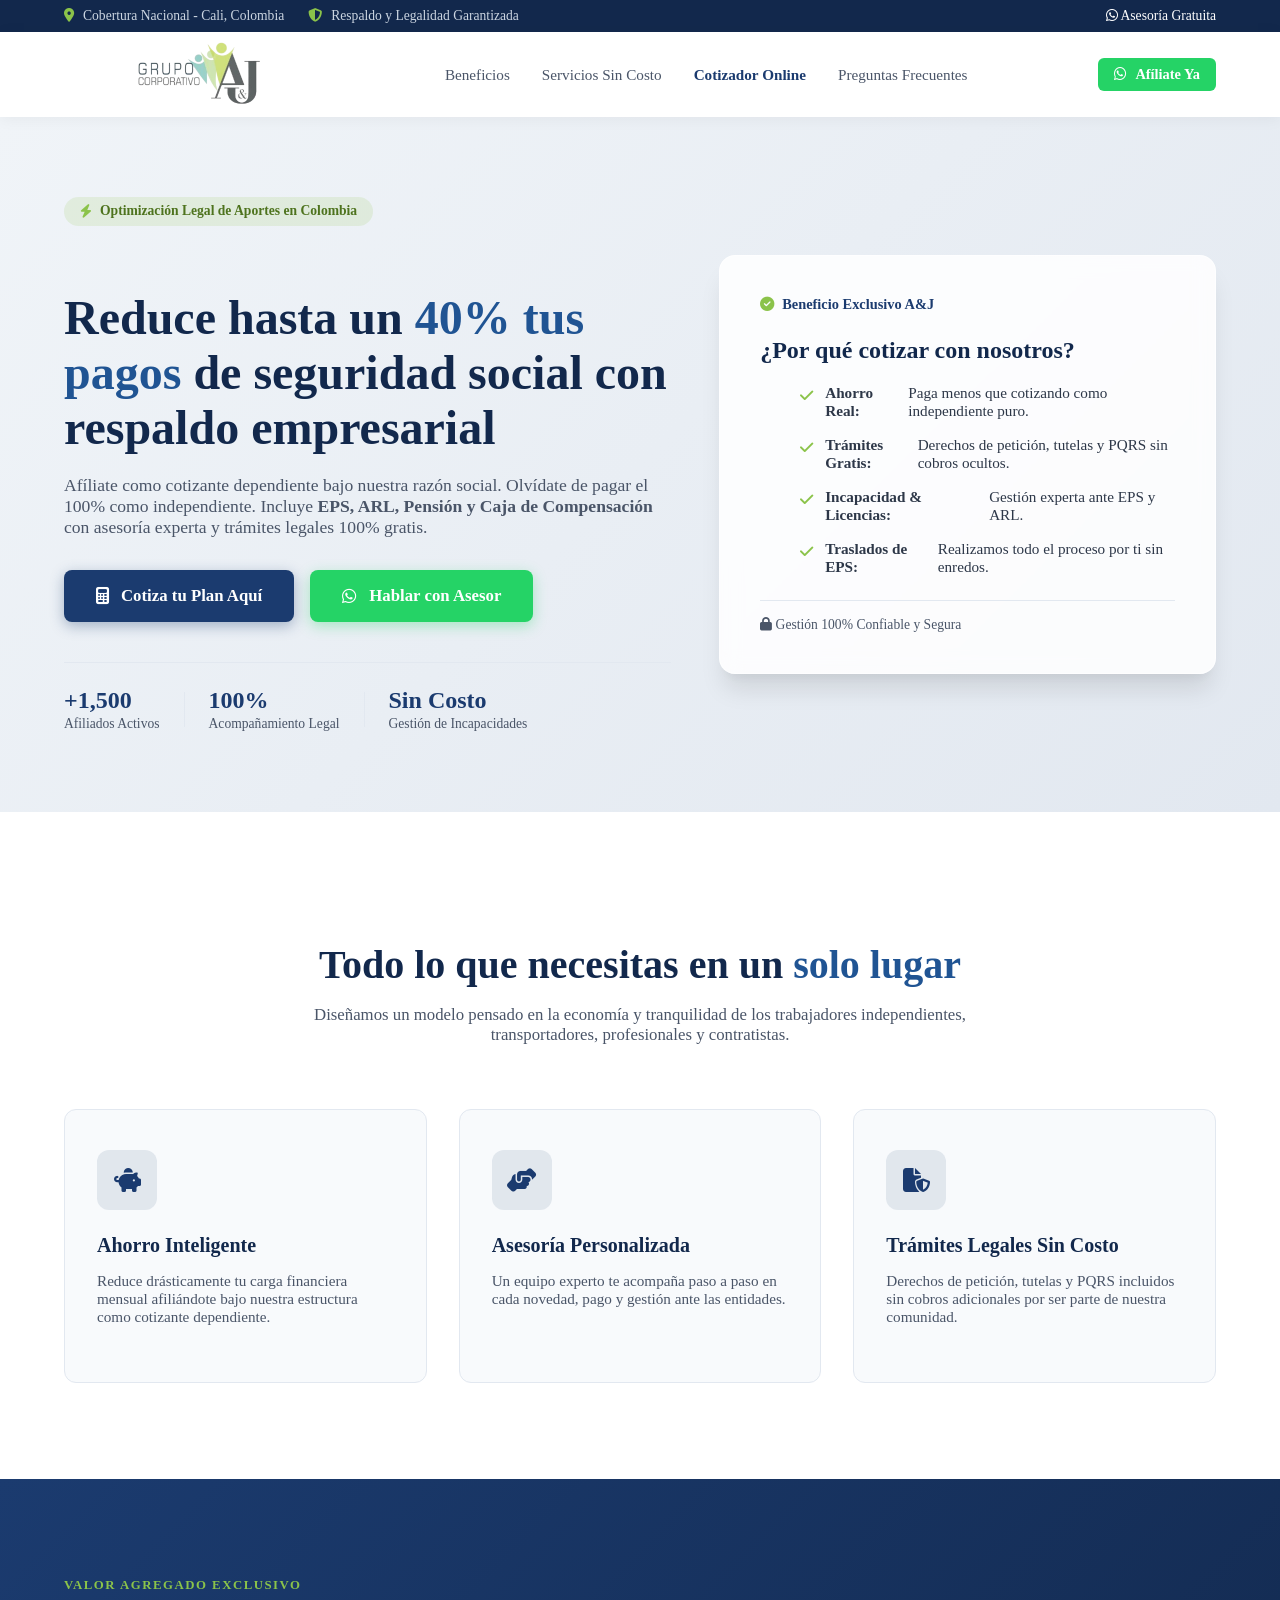
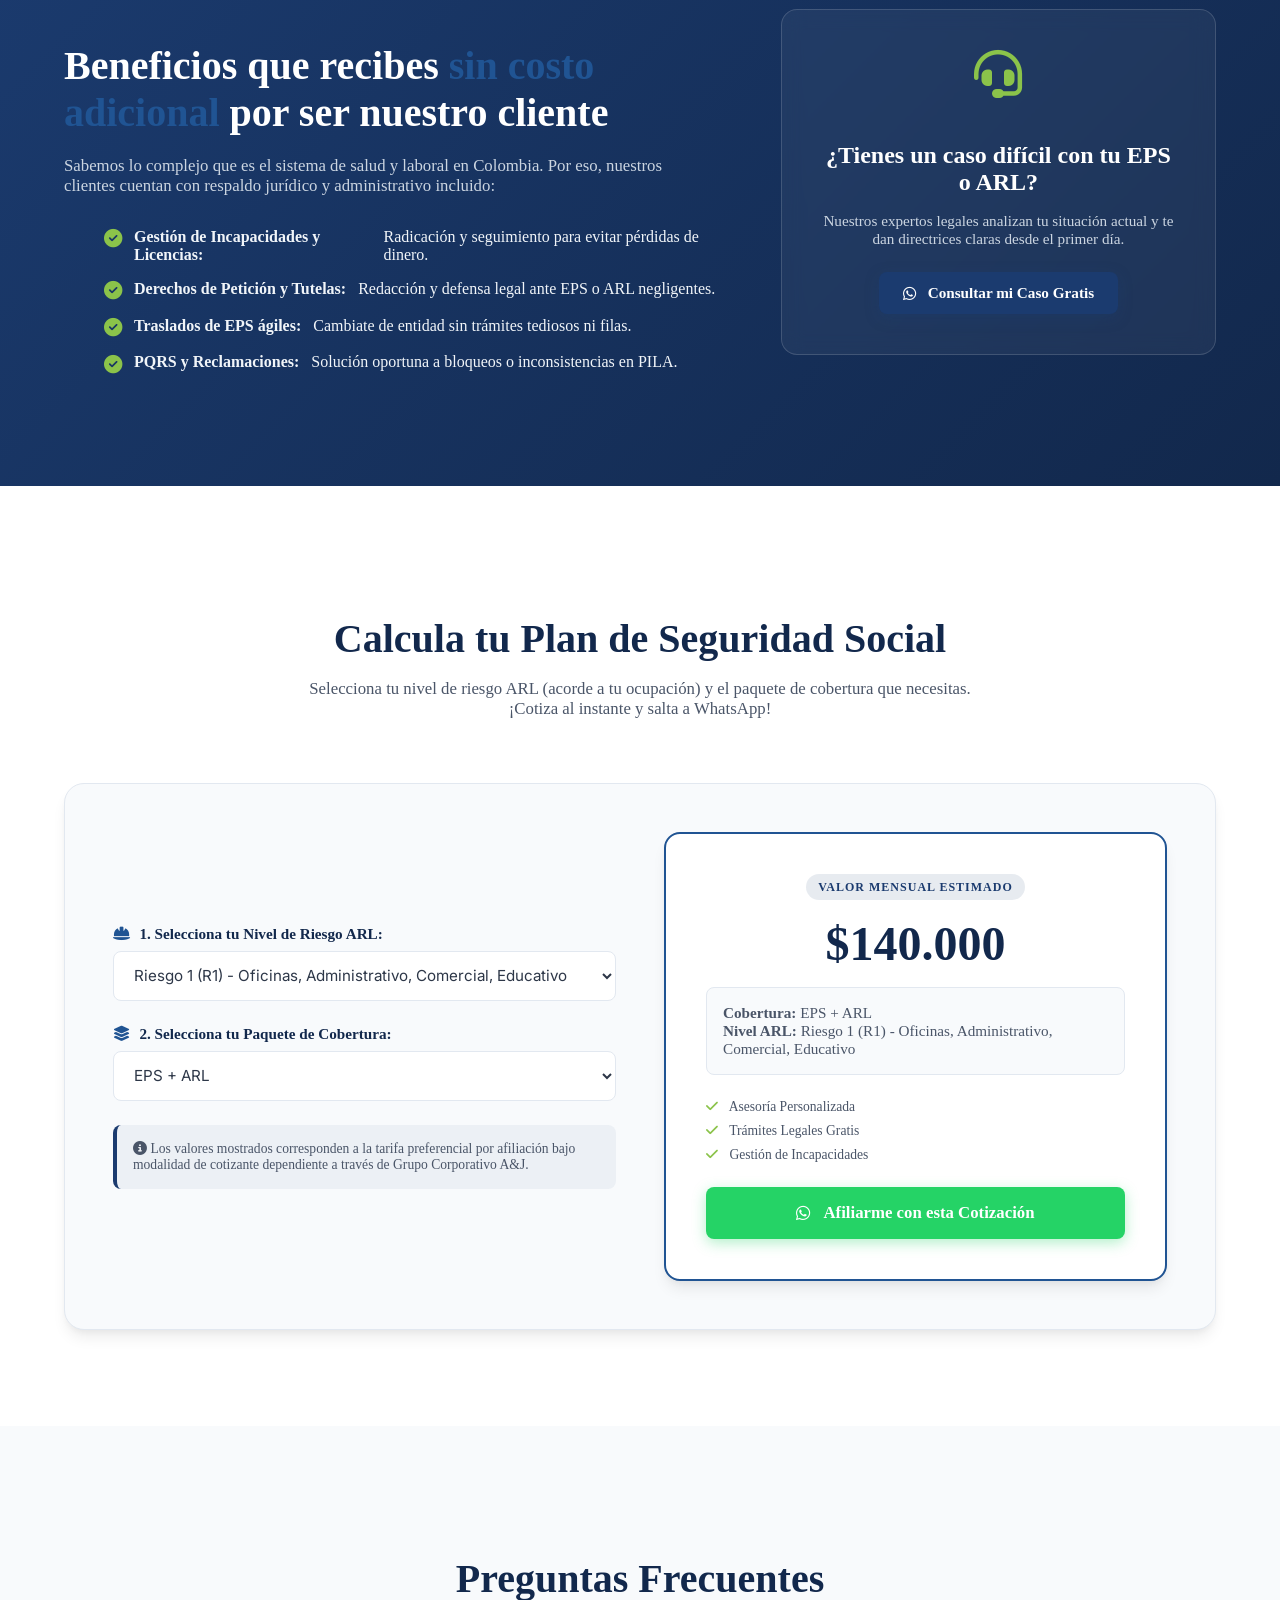
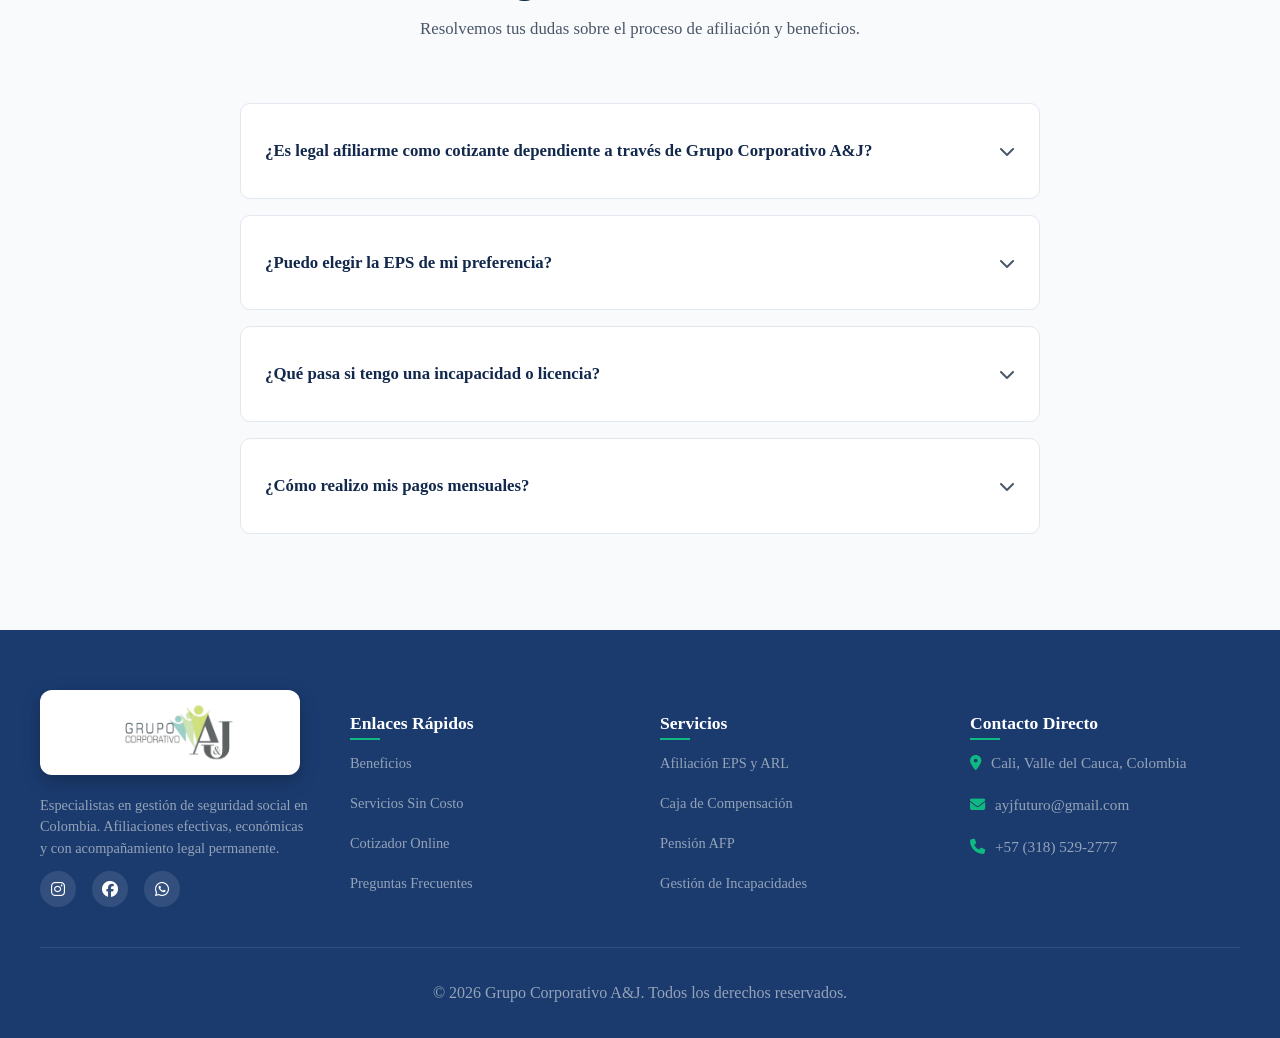
<file: index.html>
<!DOCTYPE html>
<html lang="es">
<head>
    <meta charset="UTF-8">
    <meta name="viewport" content="width=device-width, initial-scale=1.0">
    <title>Grupo Corporativo A&J | Seguridad Social en Colombia - Ahorra en tus Aportes</title>
    <meta name="description" content="Reduce hasta un 40% tus pagos de seguridad social en Colombia como cotizante dependiente. EPS, ARL, Pensión y Caja con asesoría legal y trámites 100% gratis.">
    <meta name="keywords" content="seguridad social colombia, cotizar eps y arl, afiliacion dependiente barata, arl r1 r2 r3 r4 r5, grupo corporativo aj">
    
    <!-- Open Graph / Redes Sociales -->
    <meta property="og:type" content="website">
    <meta property="og:title" content="Grupo Corporativo A&J | Gestión Inteligente de Seguridad Social">
    <meta property="og:description" content="Optimiza tus aportes a seguridad social y accede a gestión de incapacidades y derechos de petición sin costo adicional.">
    <meta property="og:image" content="logo.png">
    
    <!-- Google Fonts -->
    <link rel="preconnect" href="https://fonts.googleapis.com">
    <link rel="preconnect" href="https://fonts.gstatic.com" crossorigin>
    <link href="https://fonts.googleapis.com/css2?family=Inter:wght@300;400;500;600;700;800&display=swap" rel="stylesheet">
    
    <!-- FontAwesome Icons -->
    <link rel="stylesheet" href="https://cdnjs.cloudflare.com/ajax/libs/font-awesome/6.4.0/css/all.min.css">
    
    <!-- Estilos CSS -->
    <link rel="stylesheet" href="styles.css">
</head>
<body>

   <!-- TOP BAR DE URGENCIA Y CONTACTO -->
    <div class="top-bar">
        <div class="container top-bar-flex">
            <div class="top-info">
                <span><i class="fa-solid fa-location-dot"></i> Cobertura Nacional - Cali, Colombia</span>
                <span><i class="fa-solid fa-shield-halved"></i> Respaldo y Legalidad Garantizada</span>
            </div>
            <div class="top-social">
                <a href="https://wa.me/573185292777?text=Hola,%20deseo%20asesoría%20gratuita%20sobre%20seguridad%20social" target="_blank" rel="noopener">
                    <i class="fa-brands fa-whatsapp"></i><span> Asesoría Gratuita</span>
                </a>
            </div>
        </div>
    </div>

    <!-- HEADER / NAVEGACIÓN -->
    <header class="main-header">
        <div class="container header-container">
            <div class="logo-box">
            <a href="#" class="logo-link"><img src="Logo.png" alt="Grupo Corporativo A&J Logo" class="logo-img"></a>
        </div>
            <nav class="nav-menu">
                <a href="#beneficios">Beneficios</a>
                <a href="#servicios">Servicios Sin Costo</a>
                <a href="#cotizador" class="nav-highlight">Cotizador Online</a>
                <a href="#faq">Preguntas Frecuentes</a>
            </nav>
            <div class="header-cta">
                <a href="https://wa.me/573185292777?text=Hola,%20quiero%20afiliarme%20y%20ahorrar%20en%20mis%20aportes" class="btn btn-whatsapp-header" target="_blank" rel="noopener">
                    <i class="fa-brands fa-whatsapp"></i> Afíliate Ya
                </a>
            </div>
            <div class="mobile-toggle" id="mobileToggle" aria-label="Abrir menú de navegación">
                <i class="fa-solid fa-bars"></i>
            </div>
        </div>
    </header>

    <!-- HERO SECTION -->
    <section class="hero-section">
        <div class="container hero-grid">
            <div class="hero-content">
                <div class="badge-pill">
                    <i class="fa-solid fa-bolt"></i> Optimización Legal de Aportes en Colombia
                </div>
                <h1>Reduce hasta un <span class="text-highlight">40% tus pagos</span> de seguridad social con respaldo empresarial</h1>
                <p class="hero-lead">
                    Afíliate como cotizante dependiente bajo nuestra razón social. Olvídate de pagar el 100% como independiente. Incluye <strong>EPS, ARL, Pensión y Caja de Compensación</strong> con asesoría experta y trámites legales 100% gratis.
                </p>
                <div class="hero-actions">
                    <a href="#cotizador" class="btn btn-primary btn-lg">
                        <i class="fa-solid fa-calculator"></i> Cotiza tu Plan Aquí
                    </a>
                    <a href="https://wa.me/573185292777?text=Hola,%20deseo%20hablar%20con%20un%20asesor%20para%20afiliación" class="btn btn-whatsapp btn-lg" target="_blank" rel="noopener">
                        <i class="fa-brands fa-whatsapp"></i> Hablar con Asesor
                    </a>
                </div>
                <div class="hero-stats">
                    <div class="stat-item">
                        <strong>+1,500</strong>
                        <span>Afiliados Activos</span>
                    </div>
                    <div class="stat-divider"></div>
                    <div class="stat-item">
                        <strong>100%</strong>
                        <span>Acompañamiento Legal</span>
                    </div>
                    <div class="stat-divider"></div>
                    <div class="stat-item">
                        <strong>Sin Costo</strong>
                        <span>Gestión de Incapacidades</span>
                    </div>
                </div>
            </div>
            <div class="hero-visual">
                <div class="card-glass">
                    <div class="card-header-glass">
                        <i class="fa-solid fa-circle-check text-success"></i> Beneficio Exclusivo A&J
                    </div>
                    <h3>¿Por qué cotizar con nosotros?</h3>
                    <ul class="benefit-list-hero">
                        <li><i class="fa-solid fa-check"></i> <strong>Ahorro Real:</strong> Paga menos que cotizando como independiente puro.</li>
                        <li><i class="fa-solid fa-check"></i> <strong>Trámites Gratis:</strong> Derechos de petición, tutelas y PQRS sin cobros ocultos.</li>
                        <li><i class="fa-solid fa-check"></i> <strong>Incapacidad & Licencias:</strong> Gestión experta ante EPS y ARL.</li>
                        <li><i class="fa-solid fa-check"></i> <strong>Traslados de EPS:</strong> Realizamos todo el proceso por ti sin enredos.</li>
                    </ul>
                    <div class="card-footer-glass">
                        <span class="secure-badge"><i class="fa-solid fa-lock"></i> Gestión 100% Confiable y Segura</span>
                    </div>
                </div>
            </div>
        </div>
    </section>

    <!-- SECCIÓN DE VALOR / BENEFICIOS -->
    <section id="beneficios" class="features-section">
        <div class="container">
            <div class="section-header text-center">
                <h2>Todo lo que necesitas en un <span class="text-highlight">solo lugar</span></h2>
                <p>Diseñamos un modelo pensado en la economía y tranquilidad de los trabajadores independientes, transportadores, profesionales y contratistas.</p>
            </div>
            <div class="features-grid">
                <div class="feature-card">
                    <div class="icon-box">
                        <i class="fa-solid fa-piggy-bank"></i>
                    </div>
                    <h3>Ahorro Inteligente</h3>
                    <p>Reduce drásticamente tu carga financiera mensual afiliándote bajo nuestra estructura como cotizante dependiente.</p>
                </div>
                <div class="feature-card">
                    <div class="icon-box">
                        <i class="fa-solid fa-handshake-angle"></i>
                    </div>
                    <h3>Asesoría Personalizada</h3>
                    <p>Un equipo experto te acompaña paso a paso en cada novedad, pago y gestión ante las entidades.</p>
                </div>
                <div class="feature-card">
                    <div class="icon-box">
                        <i class="fa-solid fa-file-shield"></i>
                    </div>
                    <h3>Trámites Legales Sin Costo</h3>
                    <p>Derechos de petición, tutelas y PQRS incluidos sin cobros adicionales por ser parte de nuestra comunidad.</p>
                </div>
            </div>
        </div>
    </section>

    <!-- SECCIÓN DE SERVICIOS ADICIONALES INCLUIDOS -->
    <section id="servicios" class="services-included">
        <div class="container">
            <div class="services-wrapper">
                <div class="services-text">
                    <span class="badge-sub">VALOR AGREGADO EXCLUSIVO</span>
                    <h2>Beneficios que recibes <span class="text-highlight">sin costo adicional</span> por ser nuestro cliente</h2>
                    <p>Sabemos lo complejo que es el sistema de salud y laboral en Colombia. Por eso, nuestros clientes cuentan con respaldo jurídico y administrativo incluido:</p>
                    <ul class="check-list">
                        <li><i class="fa-solid fa-circle-check"></i> <strong>Gestión de Incapacidades y Licencias:</strong> Radicación y seguimiento para evitar pérdidas de dinero.</li>
                        <li><i class="fa-solid fa-circle-check"></i> <strong>Derechos de Petición y Tutelas:</strong> Redacción y defensa legal ante EPS o ARL negligentes.</li>
                        <li><i class="fa-solid fa-circle-check"></i> <strong>Traslados de EPS ágiles:</strong> Cambiate de entidad sin trámites tediosos ni filas.</li>
                        <li><i class="fa-solid fa-circle-check"></i> <strong>PQRS y Reclamaciones:</strong> Solución oportuna a bloqueos o inconsistencias en PILA.</li>
                    </ul>
                </div>
                <div class="services-box-highlight">
                    <div class="highlight-inner">
                        <i class="fa-solid fa-headset icon-big"></i>
                        <h3>¿Tienes un caso difícil con tu EPS o ARL?</h3>
                        <p>Nuestros expertos legales analizan tu situación actual y te dan directrices claras desde el primer día.</p>
                        <a href="https://wa.me/573185292777?text=Hola,%20tengo%20un%20caso%20con%20mi%20EPS/ARL%20y%20necesito%20asesoría" class="btn btn-primary" target="_blank" rel="noopener">
                            <i class="fa-brands fa-whatsapp"></i> Consultar mi Caso Gratis
                        </a>
                    </div>
                </div>
            </div>
        </div>
    </section>

    <!-- COTIZADOR INTERACTIVO (BASADO EN TU TABLA) -->
    <section id="cotizador" class="calculator-section">
        <div class="container">
            <div class="section-header text-center">
                <h2>Calcula tu Plan de Seguridad Social</h2>
                <p>Selecciona tu nivel de riesgo ARL (acorde a tu ocupación) y el paquete de cobertura que necesitas. ¡Cotiza al instante y salta a WhatsApp!</p>
            </div>
            
            <div class="calculator-card">
                <div class="calc-grid">
                    <!-- Columna de Controles -->
                    <div class="calc-controls">
                        <div class="form-group">
                            <label for="arlLevel"><i class="fa-solid fa-helmet-safety"></i> 1. Selecciona tu Nivel de Riesgo ARL:</label>
                            <select id="arlLevel" class="form-control">
                                <option value="R1">Riesgo 1 (R1) - Oficinas, Administrativo, Comercial, Educativo</option>
                                <option value="R2">Riesgo 2 (R2) - Procesos manufactureros menores, vigilancia</option>
                                <option value="R3">Riesgo 3 (R3) - Transportadores, construcción liviana, talleres</option>
                                <option value="R4">Riesgo 4 (R4) - Obras civiles, manejo de maquinaria pesada</option>
                                <option value="R5">Riesgo 5 (R5) - Minería, alturas, bomberos, alto riesgo</option>
                            </select>
                        </div>

                        <div class="form-group">
                            <label for="planType"><i class="fa-solid fa-layer-group"></i> 2. Selecciona tu Paquete de Cobertura:</label>
                            <select id="planType" class="form-control">
                                <option value="eps_arl">EPS + ARL</option>
                                <option value="eps_arl_ccf">EPS + ARL + Caja de Compensación (CCF)</option>
                                <option value="eps_arl_afp">EPS + ARL + Pensión (AFP)</option>
                                <option value="completo">EPS + ARL + Caja de Compensación + Pensión (Completo)</option>
                            </select>
                        </div>
                        
                        <div class="calc-note">
                            <i class="fa-solid fa-circle-info"></i> Los valores mostrados corresponden a la tarifa preferencial por afiliación bajo modalidad de cotizante dependiente a través de Grupo Corporativo A&J.
                        </div>
                    </div>

                    <!-- Columna de Resultados -->
                    <div class="calc-result-box">
                        <span class="result-badge">VALOR MENSUAL ESTIMADO</span>
                        <div class="price-display" id="priceDisplay">$140.000</div>
                        <div class="plan-details-summary" id="planSummary">
                            <strong>Cobertura:</strong> EPS + ARL <br>
                            <strong>Nivel ARL:</strong> Riesgo 1 (R1)
                        </div>
                        <div class="features-included-mini">
                            <span><i class="fa-solid fa-check"></i> Asesoría Personalizada</span>
                            <span><i class="fa-solid fa-check"></i> Trámites Legales Gratis</span>
                            <span><i class="fa-solid fa-check"></i> Gestión de Incapacidades</span>
                        </div>
                        <a href="#" id="whatsappBtn" class="btn btn-whatsapp btn-block btn-lg" target="_blank" rel="noopener">
                            <i class="fa-brands fa-whatsapp"></i> Afiliarme con esta Cotización
                        </a>
                    </div>
                </div>
            </div>
        </div>
    </section>

    <!-- PREGUNTAS FRECUENTES (FAQ) -->
    <section id="faq" class="faq-section">
        <div class="container">
            <div class="section-header text-center">
                <h2>Preguntas Frecuentes</h2>
                <p>Resolvemos tus dudas sobre el proceso de afiliación y beneficios.</p>
            </div>
            <div class="faq-accordion">
                <div class="faq-item">
                    <div class="faq-question">
                        <h3>¿Es legal afiliarme como cotizante dependiente a través de Grupo Corporativo A&J?</h3>
                        <i class="fa-solid fa-chevron-down"></i>
                    </div>
                    <div class="faq-answer">
                        <p>Sí, totalmente legal. Operamos bajo las normativas colombianas permitiendo la vinculación de colaboradores mediante nuestra razón social, lo que optimiza significativamente tus costos frente a la cotización tradicional como independiente.</p>
                    </div>
                </div>
                <div class="faq-item">
                    <div class="faq-question">
                        <h3>¿Puedo elegir la EPS de mi preferencia?</h3>
                        <i class="fa-solid fa-chevron-down"></i>
                    </div>
                    <div class="faq-answer">
                        <p>Por supuesto. Puedes mantener tu EPS actual o realizar el traslado con nuestra asesoría sin ningún costo adicional. Te garantizamos continuidad total en tu servicio de salud.</p>
                    </div>
                </div>
                <div class="faq-item">
                    <div class="faq-question">
                        <h3>¿Qué pasa si tengo una incapacidad o licencia?</h3>
                        <i class="fa-solid fa-chevron-down"></i>
                    </div>
                    <div class="faq-answer">
                        <p>Nosotros nos encargamos de realizar la gestión, radicación y seguimiento ante la EPS o ARL correspondiente de forma completamente gratuita, asegurando que recibas el reconocimiento al que tienes derecho.</p>
                    </div>
                </div>
                <div class="faq-item">
                    <div class="faq-question">
                        <h3>¿Cómo realizo mis pagos mensuales?</h3>
                        <i class="fa-solid fa-chevron-down"></i>
                    </div>
                    <div class="faq-answer">
                        <p>Te generamos tu planilla PILA mes a mes de forma puntual y te enviamos los soportes y canales de pago autorizados para que realices tu transacción de manera rápida y segura.</p>
                    </div>
                </div>
            </div>
        </div>
    </section>

    <footer class="main-footer-section">
    <div class="footer-container">
        <div class="footer-col footer-brand-col">
            <div class="footer-logo-rect">
                <img src="Logo.png" alt="Grupo Corporativo A&J" class="logo-img-footer">
            </div>
            <p class="footer-desc">
                Especialistas en gestión de seguridad social en Colombia. Afiliaciones efectivas, económicas y con acompañamiento legal permanente.
            </p>
            <div class="social-icons">
                <a href="https://www.instagram.com/ayjgrupo?stkn=aHgyNXltYjVkZmV5" target="_blank" rel="noopener" aria-label="Instagram"><i class="fa-brands fa-instagram"></i></a>
                <a href="https://www.facebook.com/share/19iaTsjqhn/" target="_blank" rel="noopener" aria-label="Facebook"><i class="fa-brands fa-facebook"></i></a>
                <a href="https://wa.me/573185292777" target="_blank" rel="noopener" aria-label="WhatsApp"><i class="fa-brands fa-whatsapp"></i></a>
            </div>
        </div>

        <div class="footer-col">
            <h4 class="footer-title">Enlaces Rápidos</h4>
            <ul class="footer-links">
                <li><a href="#beneficios">Beneficios</a></li>
                <li><a href="#servicios">Servicios Sin Costo</a></li>
                <li><a href="#cotizador">Cotizador Online</a></li>
                <li><a href="#faq">Preguntas Frecuentes</a></li>
            </ul>
        </div>

        <div class="footer-col">
            <h4 class="footer-title">Servicios</h4>
            <ul class="footer-links">
                <li><a href="#cotizador">Afiliación EPS y ARL</a></li>
                <li><a href="#cotizador">Caja de Compensación</a></li>
                <li><a href="#cotizador">Pensión AFP</a></li>
                <li><a href="#cotizador">Gestión de Incapacidades</a></li>
            </ul>
        </div>

        <div class="footer-col">
            <h4 class="footer-title">Contacto Directo</h4>
            <ul class="footer-contact-list">
                <li><i class="fa-solid fa-location-dot"></i> Cali, Valle del Cauca, Colombia</li>
                <li><i class="fa-solid fa-envelope"></i> ayjfuturo@gmail.com</li>
                <li><i class="fa-solid fa-phone"></i> +57 (318) 529-2777</li>
            </ul>
        </div>
    </div>
    <div class="footer-bottom-bar">
        <p>&copy; 2026 Grupo Corporativo A&J. Todos los derechos reservados.</p>
    </div>
</footer>

    <!-- JavaScript Principal -->
    <script src="script.js"></script>
</body>
</html>
</file>
<file: styles.css>
/* =================================================================Ã¯
   GRUPO CORPORATIVO A&J - SISTEMA DE DISEÑO & ESTILOS CSS
   ================================================================= */

:root {
    --primary: #1b3b6f;
    --primary-dark: #12284c;
    --primary-light: #205493;
    --accent: #8bc34a;
    --accent-hover: #7cb342;
    --text-main: #2d3748;
    --text-muted: #4a5568;
    --bg-light: #f8fafc;
    --bg-white: #ffffff;
    --border-color: #e2e8f0;
    --shadow-sm: 0 4px 6px -1px rgba(0, 0, 0, 0.05), 0 2px 4px -1px rgba(0, 0, 0, 0.03);
    --shadow-md: 0 10px 15px -3px rgba(0, 0, 0, 0.08), 0 4px 6px -2px rgba(0, 0, 0, 0.04);
    --shadow-lg: 0 20px 25px -5px rgba(0, 0, 0, 0.1), 0 10px 10px -5px rgba(0, 0, 0, 0.04);
    --transition: all 0.3s cubic-bezier(0.4, 0, 0.2, 1);
}

*, *::before, *::after {
    box-sizing: border-box;
}

html {
    scroll-behavior: smooth;
    font-size: 16px;
}

html, body {
    width: 100%;
    max-width: 100%;
    overflow-x: hidden; /* <--- ESTA LÍNEA ES LA CLAVE ABSOLUTA: Corta cualquier elemento rebelde que quiera ensanchar la pantalla */
    position: relative;
    margin: 0;
    padding: 0;
}

.container {
    width: 100%;
    max-width: 1200px;
    margin: 0 auto;
    padding: 0 1.5rem;
}

/* --- UTILIDADES --- */
.text-highlight {
    color: var(--primary-light);
    position: relative;
}

.text-success {
    color: var(--accent);
}

.text-center {
    text-align: center;
}

/* --- BOTONES --- */
.btn {
    display: inline-flex;
    align-items: center;
    justify-content: center;
    gap: 0.75rem;
    font-weight: 600;
    padding: 0.75rem 1.5rem;
    border-radius: 8px;
    cursor: pointer;
    text-decoration: none;
    transition: var(--transition);
    font-size: 0.95rem;
    border: none;
}

.btn-primary {
    background-color: var(--primary);
    color: var(--bg-white);
    box-shadow: 0 4px 14px rgba(27, 59, 111, 0.35);
}

.btn-primary:hover {
    background-color: var(--primary-dark);
    transform: translateY(-2px);
    box-shadow: 0 6px 20px rgba(27, 59, 111, 0.45);
}

.btn-whatsapp {
    background-color: #25d366;
    color: var(--bg-white);
    box-shadow: 0 4px 14px rgba(37, 211, 102, 0.35);
}

.btn-whatsapp:hover {
    background-color: #20ba5a;
    transform: translateY(-2px);
    box-shadow: 0 6px 20px rgba(37, 211, 102, 0.45);
}

.btn-lg {
    padding: 1rem 2rem;
    font-size: 1.05rem;
}

.btn-block {
    width: 100%;
}

/* --- TOP BAR --- */
.top-bar {
    background-color: var(--primary-dark);
    color: #cbd5e1;
    font-size: 0.85rem;
    padding: 0.5rem 0;
}

.top-bar-flex {
    display: flex;
    justify-content: space-between;
    align-items: center;
}

.top-info {
    display: flex;
    gap: 1.5rem;
}

.top-info span i {
    color: var(--accent);
    margin-right: 0.35rem;
}

.top-social a {
    color: var(--bg-white);
    text-decoration: none;
    font-weight: 500;
    transition: var(--transition);
}

.top-social a:hover {
    color: var(--accent);
}

/* --- ESTILOS DEL LOGOTIPO Y HEADER OPTIMIZADOS --- */
.main-header {
    background-color: #ffffff;
    box-shadow: 0 2px 15px rgba(0, 0, 0, 0.05);
    position: sticky;
    top: 0;
    z-index: 1000;
    height: 85px; /* Altura controlada y profesional */
    display: flex;
    align-items: center;
}

.header-container {
    display: flex;
    align-items: center;
    justify-content: space-between;
    width: 100%;
}

.logo-box {
    display: flex;
    align-items: center;
    gap: 8px;
    text-decoration: none;
    max-width: 70%; /* <--- Evita que el logo ocupe más de la cuenta en móviles pequeños */
    overflow: hidden;
}

/* Logo con presencia visual destacada pero contenida para no romper el header */
.logo-img {
    height: 250px;       /* <--- Altura óptima para celulares */
    max-width: 100%;    /* <--- Impide que la imagen rebase su contenedor */
    object-fit: contain;
    flex-shrink: 0;     /* <--- Evita que el navegador comprima el logo de forma extraña */
}

.logo-text {
    display: flex;
    flex-direction: column;
    line-height: 1.15;
}

.company-name {
    font-size: 0.85rem;
    font-weight: 800;
    color: #1b3b6f;
    letter-spacing: 0.5px;
}

.company-sub {
    font-size: 1.35rem;
    font-weight: 900;
    color: #0b2545;
    letter-spacing: 1px;
}

.nav-menu {
    display: flex;
    align-items: center;
    gap: 2rem;
}

.nav-menu a {
    text-decoration: none;
    color: var(--text-muted);
    font-weight: 500;
    font-size: 0.95rem;
    transition: var(--transition);
}

.nav-menu a:hover, .nav-menu a.nav-highlight {
    color: var(--primary);
}

.nav-highlight {
    font-weight: 700 !important;
}

.mobile-toggle {
    display: none;
    font-size: 1.5rem;
    color: var(--primary);
    cursor: pointer;
}

.btn-whatsapp-header {
    background-color: #25d366;
    color: white;
    padding: 0.5rem 1rem;
    border-radius: 6px;
    text-decoration: none;
    font-weight: 600;
    font-size: 0.9rem;
    display: flex;
    align-items: center;
    gap: 0.5rem;
    transition: var(--transition);
}

.btn-whatsapp-header:hover {
    background-color: #20ba5a;
}

/* --- HERO SECTION --- */
.hero-section {
    padding: 5rem 0;
    background: linear-gradient(135deg, #f0f4f8 0%, #e2e8f0 100%);
    position: relative;
}

.hero-grid {
    display: grid;
    grid-template-columns: 1.1fr 0.9fr;
    gap: 3rem;
    align-items: center;
}

.badge-pill {
    display: inline-flex;
    align-items: center;
    gap: 0.5rem;
    background-color: rgba(139, 195, 74, 0.15);
    color: #4e731e;
    padding: 0.4rem 1rem;
    border-radius: 50px;
    font-size: 0.85rem;
    font-weight: 700;
    margin-bottom: 1.5rem;
}

.badge-pill i {
    color: var(--accent);
}

.hero-content h1 {
    font-size: 3rem;
    font-weight: 800;
    color: var(--primary-dark);
    line-height: 1.15;
    margin-bottom: 1.25rem;
}

.hero-lead {
    font-size: 1.1rem;
    color: var(--text-muted);
    margin-bottom: 2rem;
}

.hero-actions {
    display: flex;
    gap: 1rem;
    margin-bottom: 2.5rem;
}

.hero-stats {
    display: flex;
    align-items: center;
    gap: 1.5rem;
    padding-top: 1.5rem;
    border-top: 1px solid var(--border-color);
}

.stat-item strong {
    display: block;
    font-size: 1.5rem;
    font-weight: 800;
    color: var(--primary);
}

.stat-item span {
    font-size: 0.85rem;
    color: var(--text-muted);
}

.stat-divider {
    width: 1px;
    height: 35px;
    background-color: var(--border-color);
}

/* Tarjeta Visual Hero Glassmorphism */
.card-glass {
    background: rgba(255, 255, 255, 0.85);
    backdrop-filter: blur(10px);
    border: 1px solid rgba(255, 255, 255, 0.6);
    border-radius: 16px;
    padding: 2.5rem;
    box-shadow: var(--shadow-lg);
}

.card-header-glass {
    font-size: 0.9rem;
    font-weight: 700;
    color: var(--primary);
    margin-bottom: 1rem;
    display: flex;
    align-items: center;
    gap: 0.5rem;
}

.card-glass h3 {
    font-size: 1.5rem;
    color: var(--primary-dark);
    margin-bottom: 1.25rem;
}

.benefit-list-hero {
    list-style: none;
    display: flex;
    flex-direction: column;
    gap: 1rem;
    margin-bottom: 1.5rem;
}

.benefit-list-hero li {
    display: flex;
    align-items: flex-start;
    gap: 0.75rem;
    font-size: 0.95rem;
    color: var(--text-main);
}

.benefit-list-hero li i {
    color: var(--accent);
    margin-top: 0.25rem;
}

.card-footer-glass {
    font-size: 0.85rem;
    color: var(--text-muted);
    border-top: 1px solid var(--border-color);
    padding-top: 1rem;
}

/* --- SECCIÓN DE CARACTERÍSTICAS / BENEFICIOS --- */
.features-section {
    padding: 6rem 0;
    background-color: var(--bg-white);
}

.section-header {
    max-width: 700px;
    margin: 0 auto 4rem auto;
}

.section-header h2 {
    font-size: 2.5rem;
    font-weight: 800;
    color: var(--primary-dark);
    margin-bottom: 1rem;
}

.section-header p {
    color: var(--text-muted);
    font-size: 1.05rem;
}

.features-grid {
    display: grid;
    grid-template-columns: repeat(3, 1fr);
    gap: 2rem;
}

.feature-card {
    background-color: var(--bg-light);
    border: 1px solid var(--border-color);
    border-radius: 12px;
    padding: 2.5rem 2rem;
    transition: var(--transition);
}

.feature-card:hover {
    transform: translateY(-5px);
    box-shadow: var(--shadow-md);
    border-color: var(--primary-light);
}

.icon-box {
    width: 60px;
    height: 60px;
    background-color: rgba(27, 59, 111, 0.1);
    color: var(--primary);
    border-radius: 12px;
    display: flex;
    align-items: center;
    justify-content: center;
    font-size: 1.5rem;
    margin-bottom: 1.5rem;
}

.feature-card h3 {
    font-size: 1.25rem;
    color: var(--primary-dark);
    margin-bottom: 0.75rem;
}

.feature-card p {
    color: var(--text-muted);
    font-size: 0.95rem;
}

/* --- SERVICIOS INCLUIDOS SIN COSTO --- */
.services-included {
    padding: 6rem 0;
    background: linear-gradient(135deg, #1b3b6f 0%, #12284c 100%);
    color: var(--bg-white);
}

.services-wrapper {
    display: grid;
    grid-template-columns: 1.2fr 0.8fr;
    gap: 4rem;
    align-items: center;
}

.badge-sub {
    display: inline-block;
    font-size: 0.8rem;
    font-weight: 800;
    letter-spacing: 1.5px;
    color: var(--accent);
    margin-bottom: 1rem;
}

.services-text h2 {
    font-size: 2.5rem;
    font-weight: 800;
    color: var(--bg-white);
    margin-bottom: 1.25rem;
}

.services-text p {
    color: #cbd5e1;
    margin-bottom: 2rem;
    font-size: 1.05rem;
}

.check-list {
    list-style: none;
    display: flex;
    flex-direction: column;
    gap: 1rem;
}

.check-list li {
    display: flex;
    align-items: flex-start;
    gap: 0.75rem;
    font-size: 1rem;
    color: #f1f5f9;
}

.check-list li i {
    color: var(--accent);
    font-size: 1.15rem;
    margin-top: 0.15rem;
}

.services-box-highlight {
    background: rgba(255, 255, 255, 0.05);
    border: 1px solid rgba(255, 255, 255, 0.15);
    border-radius: 16px;
    padding: 2.5rem;
    text-align: center;
    backdrop-filter: blur(10px);
}

.icon-big {
    font-size: 3rem;
    color: var(--accent);
    margin-bottom: 1.25rem;
}

.services-box-highlight h3 {
    font-size: 1.5rem;
    margin-bottom: 1rem;
    color: var(--bg-white);
}

.services-box-highlight p {
    color: #cbd5e1;
    margin-bottom: 1.5rem;
    font-size: 0.95rem;
}

/* --- COTIZADOR INTERACTIVO --- */
.calculator-section {
    padding: 6rem 0;
    background-color: var(--bg-white);
}

.calculator-card {
    background-color: var(--bg-light);
    border: 1px solid var(--border-color);
    border-radius: 20px;
    padding: 3rem;
    box-shadow: var(--shadow-md);
}

.calc-grid {
    display: grid;
    grid-template-columns: 1fr 1fr;
    gap: 3rem;
    align-items: center;
}

.form-group {
    margin-bottom: 1.5rem;
}

.form-group label {
    display: block;
    font-weight: 600;
    color: var(--primary-dark);
    margin-bottom: 0.5rem;
    font-size: 0.95rem;
}

.form-group label i {
    color: var(--primary-light);
    margin-right: 0.35rem;
}

.form-control {
    width: 100%;
    padding: 0.85rem 1rem;
    border: 1px solid var(--border-color);
    border-radius: 8px;
    background-color: var(--bg-white);
    font-family: 'Inter', sans-serif;
    font-size: 0.95rem;
    color: var(--text-main);
    transition: var(--transition);
}

.form-control:focus {
    outline: none;
    border-color: var(--primary-light);
    box-shadow: 0 0 0 3px rgba(32, 84, 147, 0.15);
}

.calc-note {
    font-size: 0.85rem;
    color: var(--text-muted);
    background-color: rgba(27, 59, 111, 0.05);
    padding: 1rem;
    border-radius: 8px;
    border-left: 4px solid var(--primary);
    margin-top: 1.5rem;
}

.calc-result-box {
    background-color: var(--bg-white);
    border: 2px solid var(--primary-light);
    border-radius: 16px;
    padding: 2.5rem;
    text-align: center;
    box-shadow: var(--shadow-md);
}

.result-badge {
    display: inline-block;
    background-color: rgba(27, 59, 111, 0.1);
    color: var(--primary);
    font-size: 0.75rem;
    font-weight: 800;
    letter-spacing: 1px;
    padding: 0.35rem 0.75rem;
    border-radius: 50px;
    margin-bottom: 1rem;
}

.price-display {
    font-size: 3rem;
    font-weight: 900;
    color: var(--primary-dark);
    margin-bottom: 1rem;
}

.plan-details-summary {
    font-size: 0.95rem;
    color: var(--text-muted);
    background-color: var(--bg-light);
    padding: 1rem;
    border-radius: 8px;
    margin-bottom: 1.5rem;
    text-align: left;
    border: 1px solid var(--border-color);
}

.features-included-mini {
    display: flex;
    flex-direction: column;
    gap: 0.5rem;
    margin-bottom: 1.5rem;
    text-align: left;
    font-size: 0.85rem;
    color: var(--text-muted);
}

.features-included-mini span i {
    color: var(--accent);
    margin-right: 0.5rem;
}

/* --- PREGUNTAS FRECUENTES (FAQ) --- */
.faq-section {
    padding: 6rem 0;
    background-color: var(--bg-light);
}

.faq-accordion {
    max-width: 800px;
    margin: 0 auto;
    display: flex;
    flex-direction: column;
    gap: 1rem;
}

.faq-item {
    background-color: var(--bg-white);
    border: 1px solid var(--border-color);
    border-radius: 10px;
    overflow: hidden;
    transition: var(--transition);
}

.faq-question {
    padding: 1.25rem 1.5rem;
    display: flex;
    justify-content: space-between;
    align-items: center;
    cursor: pointer;
}

.faq-question h3 {
    font-size: 1.05rem;
    font-weight: 600;
    color: var(--primary-dark);
}

.faq-question i {
    color: var(--text-muted);
    transition: var(--transition);
}

.faq-item.active .faq-question i {
    transform: rotate(180deg);
    color: var(--primary);
}

.faq-answer {
    padding: 0 1.5rem 1.25rem 1.5rem;
    display: none;
    color: var(--text-muted);
    font-size: 0.95rem;
    border-top: 1px solid var(--border-color);
    padding-top: 1rem;
}

.faq-item.active .faq-answer {
    display: block;
}

/* --- FOOTER --- */
.main-footer-section {
    background-color: #07162c;
    color: #94a3b8;
    padding: 50px 0 20px 0;
    overflow: hidden; /* <--- Impide que los elementos internos fuercen un ancho extra */
}

.footer-grid {
    display: grid;
    grid-template-columns: 1fr; /* <--- En móviles se muestra en una sola columna limpia */
    gap: 30px;
    margin-bottom: 40px;
}

.footer-logo .logo-img {
    height: 150px;
    max-width: 100%;
    object-fit: contain;
}

.footer-logo {
    margin-bottom: 1.25rem;
}

.footer-logo .company-name, .footer-logo .company-sub {
    color: var(--bg-white);
}

.footer-desc {
    font-size: 0.9rem;
    color: #94a3b8;
    margin-bottom: 1.5rem;
}

.social-icons {
    display: flex;
    gap: 1rem;
}

.social-icons a {
    width: 36px;
    height: 36px;
    background-color: rgba(255, 255, 255, 0.1);
    color: var(--bg-white);
    border-radius: 50%;
    display: flex;
    align-items: center;
    justify-content: center;
    text-decoration: none;
    transition: var(--transition);
}

.social-icons a:hover {
    background-color: var(--accent);
    color: var(--primary-dark);
}

.footer-col h4 {
    font-size: 1.1rem;
    color: var(--bg-white);
    margin-bottom: 1.25rem;
    font-weight: 700;
}

.footer-col ul {
    list-style: none;
    display: flex;
    flex-direction: column;
    gap: 0.75rem;
}

.footer-col ul li a {
    text-decoration: none;
    color: #94a3b8;
    font-size: 0.9rem;
    transition: var(--transition);
}

.footer-col ul li a:hover {
    color: var(--bg-white);
    padding-left: 5px;
}

.footer-col p {
    font-size: 0.9rem;
    color: #94a3b8;
    margin-bottom: 0.75rem;
}

.footer-col p i {
    color: var(--accent);
    margin-right: 0.5rem;
}

.footer-bottom {
    border-top: 1px solid rgba(255, 255, 255, 0.1);
    padding-top: 2rem;
    text-align: center;
    font-size: 0.85rem;
    color: #64748b;
}

/* --- RESPONSIVE DESIGN (MOBILE & TABLET) --- */
@media (max-width: 992px) {
    .hero-grid, .services-wrapper, .calc-grid, .footer-grid {
        grid-template-columns: 1fr;
        gap: 3rem;
    }
    
    .hero-content h1 {
        font-size: 2.5rem;
    }
    
    .features-grid {
        grid-template-columns: 1fr;
    }
    
    .nav-menu, .header-cta {
        display: none;
    }
    
    .mobile-toggle {
        display: block;
    }
    
    /* Menú Móvil Activo */
    .nav-menu.active {
        display: flex;
        flex-direction: column;
        position: absolute;
        top: 100%;
        left: 0;
        width: 100%;
        background-color: var(--bg-white);
        padding: 2rem;
        box-shadow: var(--shadow-lg);
        border-top: 1px solid var(--border-color);
        gap: 1.5rem;
        z-index: 1000;
    }
}

@media (max-width: 576px) {
    .hero-content h1 {
        font-size: 2rem;
    }
    
    .hero-actions {
        flex-direction: column;
    }
    
    .calculator-card {
        padding: 1.5rem;
    }
    
    .price-display {
        font-size: 2.5rem;
    }
}

/* --- ESTILOS MODERNOS PARA EL FOOTER Y EL LOGO CIRCULAR --- */
.main-footer-section {
    background-color: #1b3b6f;
    color: #94a3b8;
    padding: 60px 20px 20px 20px;
    width: 100%;
    box-sizing: border-box;
}

.footer-container {
    max-width: 1200px;
    margin: 0 auto;
    display: grid;
    grid-template-columns: repeat(auto-fit, minmax(250px, 1fr)); /* <--- Diseño en columnas dinámicas y responsivas */
    gap: 40px;
    margin-bottom: 40px;
}

/* Insignia Circular Dinámica para el Logo */
.footer-logo-badge {
    width: 85px;
    height: 85px;
    background: #ffffff;
    border-radius: 50%; /* <--- Lo convierte en un círculo perfecto */
    display: flex;
    align-items: center;
    justify-content: center;
    box-shadow: 0 8px 20px rgba(0, 0, 0, 0.25);
    margin-bottom: 20px;
    transition: transform 0.3s ease;
}

.footer-logo-badge:hover {
    transform: scale(1.05); /* Efecto dinámico al pasar el cursor */
}

.logo-img-footer {
    width: 500px;
    height: auto;
    object-fit: contain;
}

/* Tipografía y elementos dentro del footer */
.footer-title {
    color: #ffffff;
    font-size: 1.1rem;
    font-weight: 600;
    margin-bottom: 20px;
    position: relative;
}

.footer-title::after {
    content: '';
    position: absolute;
    left: 0;
    bottom: -6px;
    width: 30px;
    height: 2px;
    background-color: #10b981; /* Detalle verde corporativo elegante */
}

.footer-links, .footer-contact-list {
    list-style: none;
    padding: 0;
    margin: 0;
}

.footer-links li {
    margin-bottom: 10px;
}

.footer-links a {
    color: #94a3b8;
    text-decoration: none;
    transition: color 0.2s ease;
}

.footer-links a:hover {
    color: #ffffff;
    padding-left: 5px; /* Dinamismo sutil en enlaces */
}

.footer-contact-list li {
    display: flex;
    align-items: center;
    gap: 10px;
    margin-bottom: 12px;
    font-size: 0.95rem;
}

.footer-contact-list i {
    color: #10b981;
}

.footer-desc {
    font-size: 0.9rem;
    line-height: 1.5;
    margin-bottom: 20px;
}

.footer-bottom-bar {
    max-width: 1200px;
    margin: 0 auto;
    border-top: 1px solid rgba(255, 255, 255, 0.1);
    padding-top: 20px;
    text-align: center;
    font-size: 0.85kp;
}

/* --- RECTÁNGULO COMPACTO PARA EL LOGO EN EL FOOTER --- */
.footer-logo-rect {
    width: 260px;                         /* <--- Ancho fijo en formato tarjeta rectangular */
    height: 85px;                         /* <--- Altura proporcionada y elegante */
    background: #ffffff;                  /* <--- Fondo blanco de alto contraste */
    border-radius: 12px;                  /* <--- Esquinas sutilmente redondeadas */
    display: flex;
    align-items: center;
    justify-content: center;              /* <--- Centra el logo perfectamente */
    padding: 12px 20px;
    box-sizing: border-box;
    box-shadow: 0 6px 18px rgba(0, 0, 0, 0.25); 
    margin-bottom: 20px;
}

.footer-logo-rect .logo-img-footer {
    max-width: 100%;
    max-height: 500%;
    object-fit: contain;
    display: block;
}
</file>
